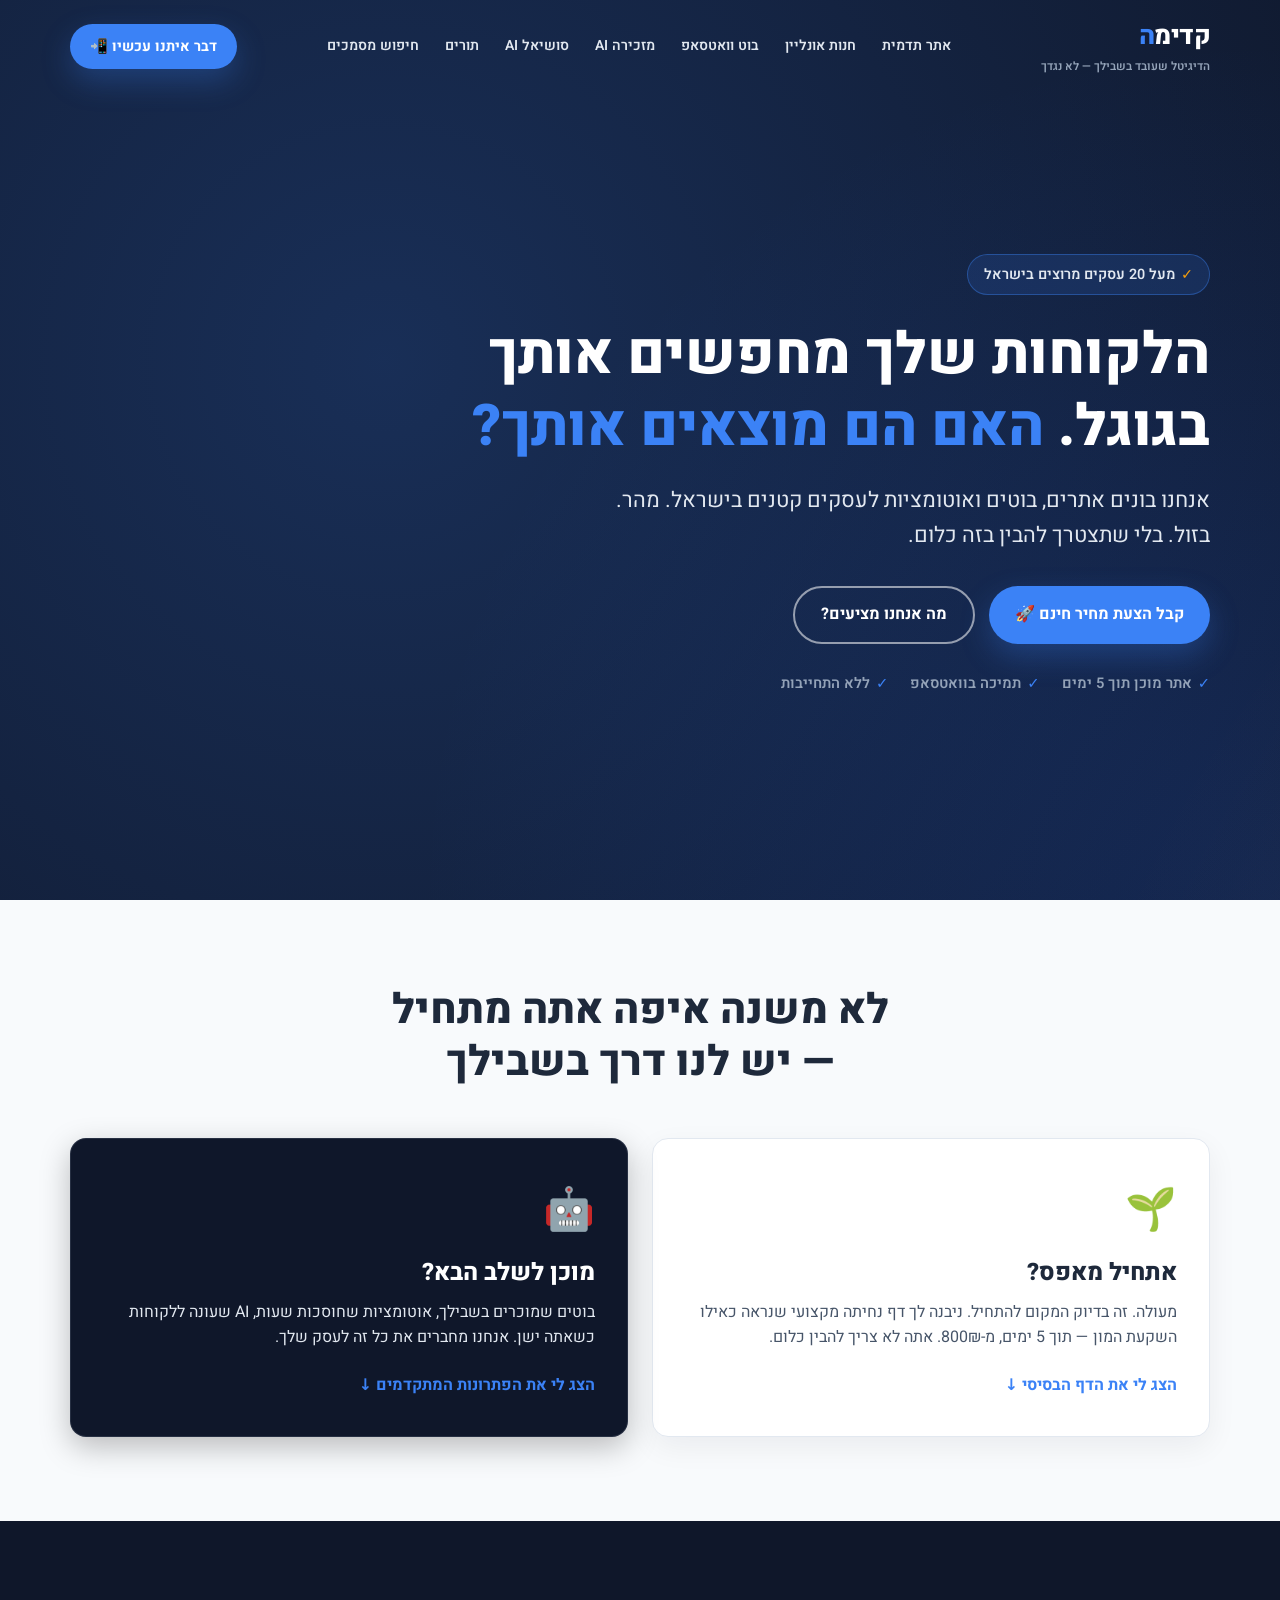
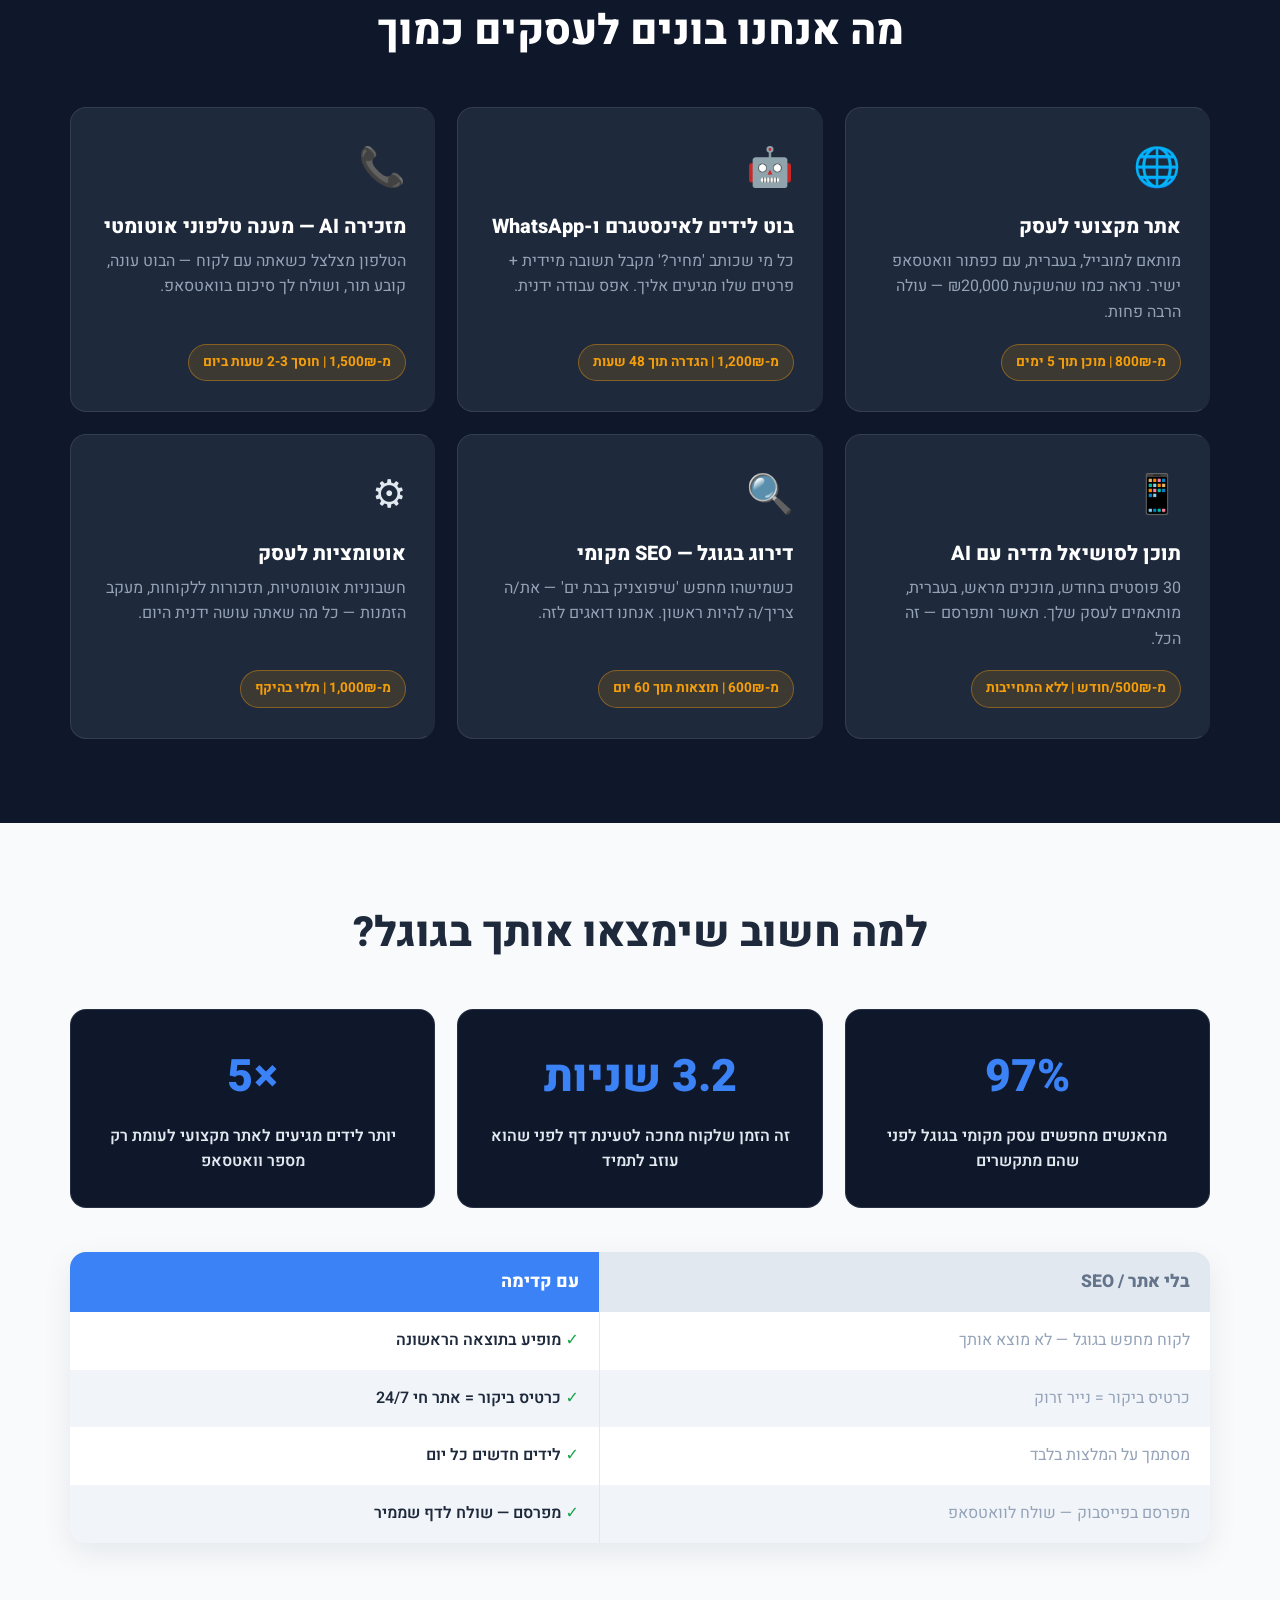
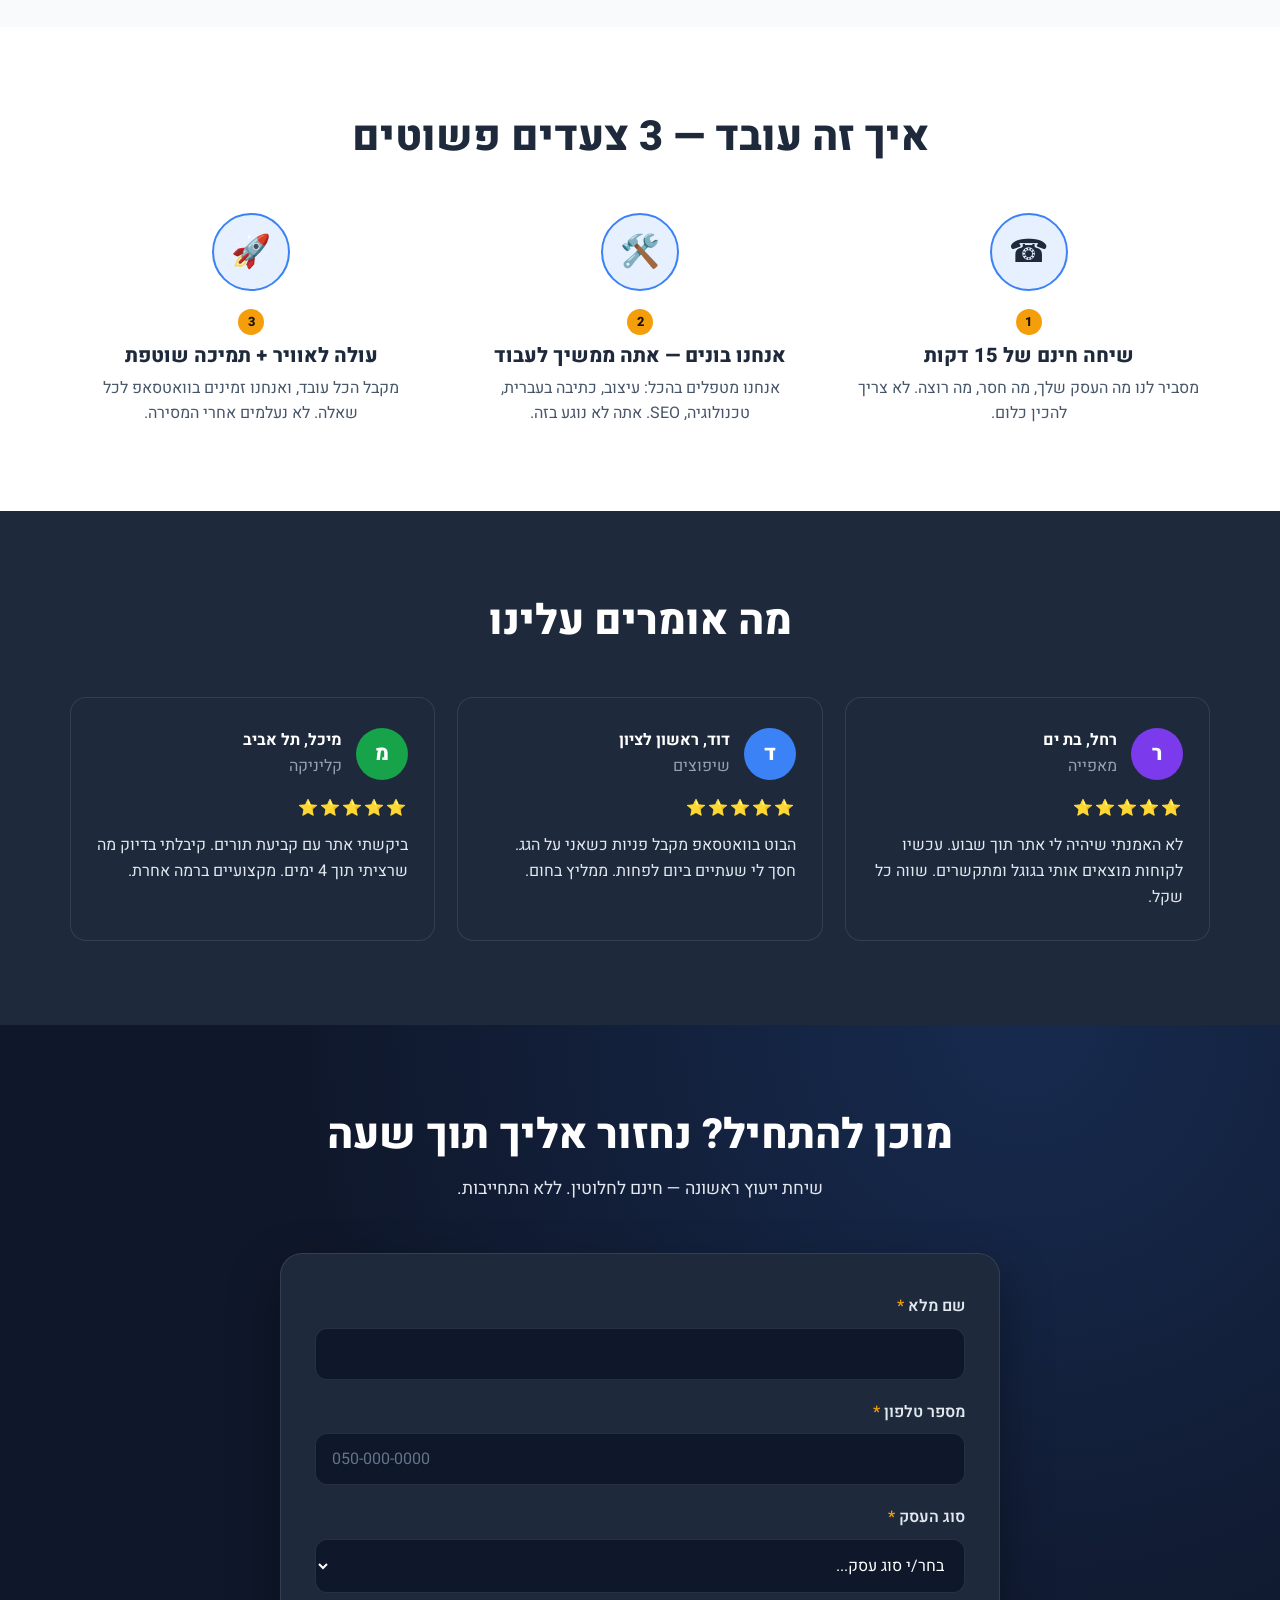
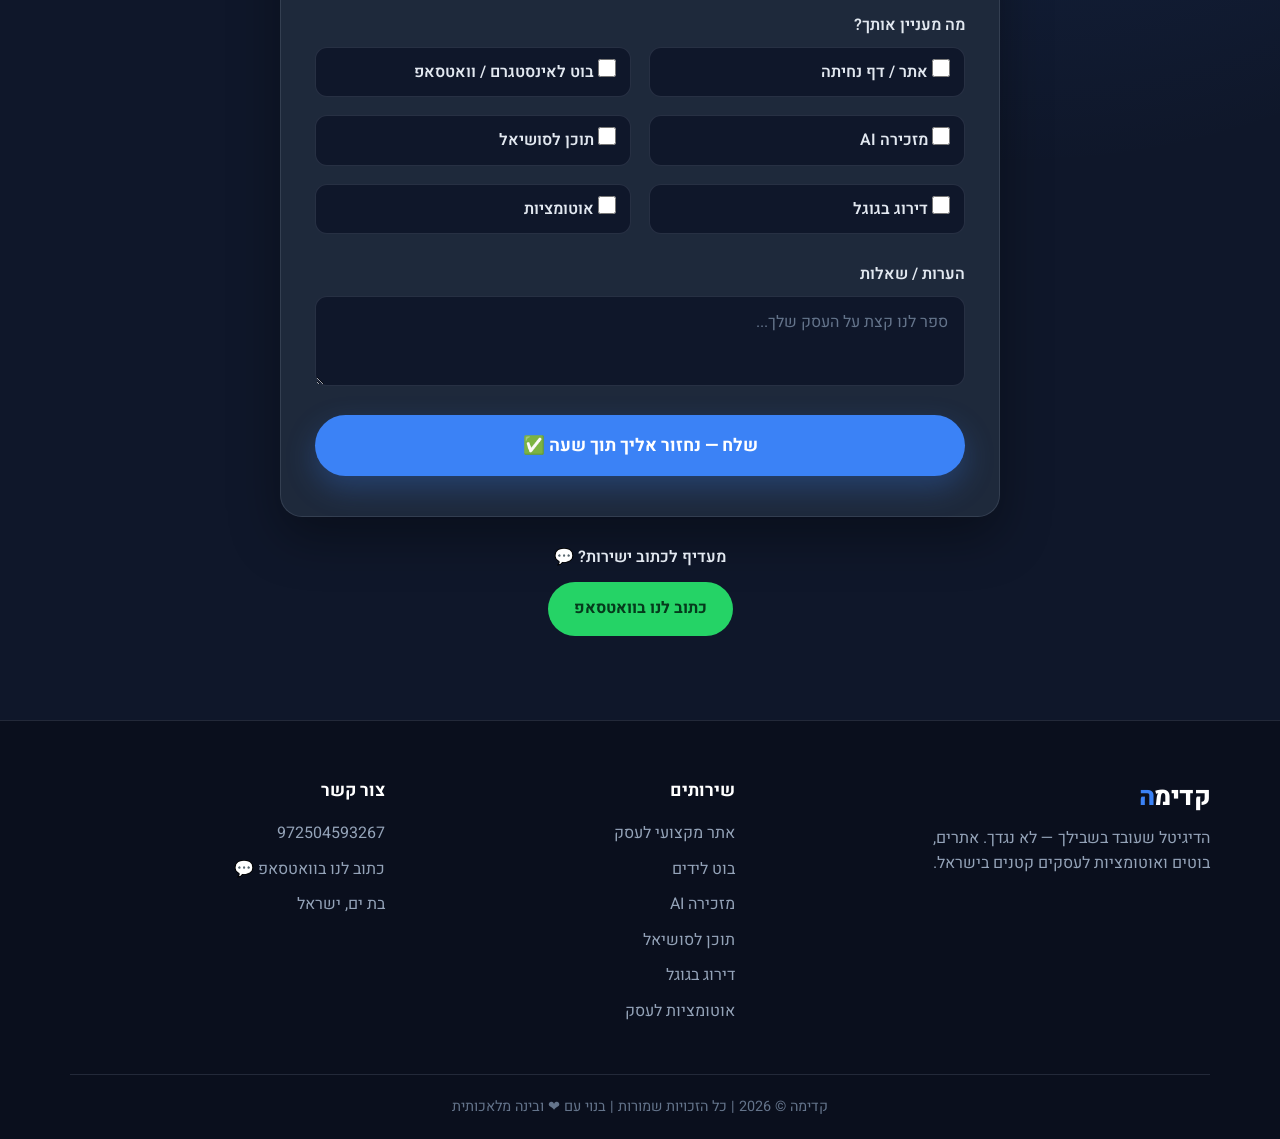
<file: public/index.html>
<!DOCTYPE html>
<html lang="he" dir="rtl">
<head>
  <meta charset="UTF-8" />
  <meta name="viewport" content="width=device-width, initial-scale=1.0" />
  <title>קדימה | אתרים, בוטים ואוטומציות לעסקים קטנים בישראל</title>
  <meta name="description" content="קדימה בונה אתרים מקצועיים, בוטים לוואטסאפ ואינסטגרם, ואוטומציות AI לעסקים קטנים בישראל. מוכן תוך 5 ימים, מ-800₪. התקשר עכשיו." />

  <!-- Open Graph -->
  <meta property="og:title" content="קדימה | אתרים, בוטים ואוטומציות לעסקים קטנים בישראל" />
  <meta property="og:description" content="קדימה בונה אתרים מקצועיים, בוטים לוואטסאפ ואינסטגרם, ואוטומציות AI לעסקים קטנים בישראל. מוכן תוך 5 ימים, מ-800₪." />
  <meta property="og:type" content="website" />

  <!-- Google Fonts: Heebo -->
  <link rel="preconnect" href="https://fonts.googleapis.com" />
  <link rel="preconnect" href="https://fonts.gstatic.com" crossorigin />
  <link href="https://fonts.googleapis.com/css2?family=Heebo:wght@400;600;700;800&display=swap" rel="stylesheet" />

  <!-- Schema.org LocalBusiness -->
  <script type="application/ld+json">
  {
    "@context": "https://schema.org",
    "@type": "LocalBusiness",
    "name": "קדימה",
    "description": "סוכנות AI לעסקים קטנים בישראל",
    "address": {
      "@type": "PostalAddress",
      "addressLocality": "בת ים",
      "addressCountry": "IL"
    },
    "telephone": "+972504593267",
    "url": "https://kadima-ai.com",
    "priceRange": "₪₪"
  }
  </script>

  <style>
    :root {
      --navy: #0F172A;
      --navy-soft: #1E293B;
      --blue: #3B82F6;
      --blue-dark: #2563EB;
      --gold: #F59E0B;
      --white: #FFFFFF;
      --text-light: #E2E8F0;
      --muted: #94A3B8;
      --section-light: #F8FAFC;
      --text-dark: #1E293B;
      --border-dark: rgba(148, 163, 184, 0.18);
      --radius: 16px;
      --shadow-blue: 0 12px 30px rgba(59, 130, 246, 0.28);
    }

    * { margin: 0; padding: 0; box-sizing: border-box; }

    html { scroll-behavior: smooth; }

    body {
      font-family: 'Heebo', system-ui, -apple-system, sans-serif;
      background: var(--navy);
      color: var(--text-light);
      line-height: 1.6;
      overflow-x: hidden;
      -webkit-font-smoothing: antialiased;
    }

    h1, h2, h3 { line-height: 1.25; font-weight: 800; }

    a { text-decoration: none; color: inherit; }

    img { max-width: 100%; display: block; }

    .container {
      width: 100%;
      max-width: 1180px;
      margin: 0 auto;
      padding: 0 20px;
    }

    section { position: relative; }

    /* ===== Buttons ===== */
    .btn {
      display: inline-flex;
      align-items: center;
      justify-content: center;
      gap: 8px;
      font-family: inherit;
      font-weight: 700;
      font-size: 1rem;
      padding: 14px 26px;
      border-radius: 999px;
      border: none;
      cursor: pointer;
      transition: transform .2s ease, box-shadow .25s ease, background .2s ease, color .2s ease;
      white-space: nowrap;
    }
    .btn-primary {
      background: var(--blue);
      color: #fff;
      box-shadow: var(--shadow-blue);
    }
    .btn-primary:hover { background: var(--blue-dark); transform: translateY(-2px); }
    .btn-outline {
      background: transparent;
      color: #fff;
      border: 2px solid rgba(255,255,255,.55);
    }
    .btn-outline:hover { border-color: #fff; background: rgba(255,255,255,.08); transform: translateY(-2px); }
    .btn-gold { background: var(--gold); color: #1a1303; }
    .btn-block { width: 100%; padding: 18px; font-size: 1.1rem; }

    /* ===== Navbar ===== */
    .navbar {
      position: fixed;
      top: 0; right: 0; left: 0;
      z-index: 1000;
      transition: background .3s ease, box-shadow .3s ease, padding .3s ease, backdrop-filter .3s ease;
      padding: 16px 0;
    }
    .navbar.scrolled {
      background: rgba(15, 23, 42, .82);
      backdrop-filter: blur(12px);
      box-shadow: 0 6px 24px rgba(0,0,0,.35);
      padding: 10px 0;
    }
    .nav-inner { display: flex; align-items: center; justify-content: space-between; }
    .logo-wrap { display: flex; flex-direction: column; }
    .logo {
      font-size: 1.6rem;
      font-weight: 800;
      color: #fff;
      letter-spacing: -0.5px;
    }
    .logo span { color: var(--blue); }
    .logo-tag { font-size: .72rem; color: var(--muted); font-weight: 600; margin-top: 1px; }

    /* ===== Hero ===== */
    .hero {
      min-height: 100vh;
      display: flex;
      align-items: center;
      padding: 120px 0 70px;
      background:
        radial-gradient(circle at 15% 20%, rgba(59,130,246,.22), transparent 45%),
        radial-gradient(circle at 85% 75%, rgba(245,158,11,.12), transparent 45%),
        radial-gradient(circle at 50% 50%, rgba(37,99,235,.18), transparent 55%),
        var(--navy);
      background-size: 200% 200%, 200% 200%, 200% 200%, auto;
      animation: meshMove 16s ease-in-out infinite alternate;
      overflow: hidden;
    }
    @keyframes meshMove {
      0%   { background-position: 0% 0%, 100% 100%, 50% 50%, 0 0; }
      100% { background-position: 30% 20%, 70% 80%, 60% 40%, 0 0; }
    }
    .hero-content { max-width: 760px; }
    .badge {
      display: inline-flex;
      align-items: center;
      gap: 6px;
      background: rgba(59,130,246,.14);
      border: 1px solid rgba(59,130,246,.4);
      color: var(--text-light);
      font-weight: 600;
      font-size: .9rem;
      padding: 8px 16px;
      border-radius: 999px;
      margin-bottom: 24px;
    }
    .badge .check { color: var(--gold); }
    .hero h1 {
      font-size: clamp(2rem, 6vw, 3.6rem);
      color: #fff;
      margin-bottom: 20px;
      text-wrap: balance;
    }
    .hero h1 .hl { color: var(--blue); }
    .hero-sub {
      font-size: clamp(1.05rem, 2.4vw, 1.35rem);
      color: var(--text-light);
      max-width: 620px;
      margin-bottom: 34px;
      text-wrap: pretty;
    }
    .hero-ctas { display: flex; flex-wrap: wrap; gap: 14px; margin-bottom: 28px; }
    .micro-badges {
      display: flex;
      flex-wrap: wrap;
      gap: 8px 22px;
      color: var(--muted);
      font-weight: 600;
      font-size: .92rem;
    }
    .micro-badges span { display: inline-flex; align-items: center; gap: 6px; }
    .micro-badges .check { color: var(--blue); font-weight: 800; }

    /* ===== Section heads ===== */
    .section-pad { padding: 84px 0; }
    .section-head { text-align: center; max-width: 720px; margin: 0 auto 50px; }
    .section-head h2 {
      font-size: clamp(1.7rem, 4vw, 2.6rem);
      margin-bottom: 14px;
      text-wrap: balance;
    }
    .light { background: var(--section-light); color: var(--text-dark); }
    .light .section-head h2 { color: var(--text-dark); }
    .dark-sec { background: var(--navy); color: var(--text-light); }
    .dark-soft { background: var(--navy-soft); }

    /* ===== Two-audience split ===== */
    .split-grid {
      display: grid;
      grid-template-columns: repeat(2, 1fr);
      gap: 24px;
    }
    .aud-card {
      border-radius: var(--radius);
      padding: 38px 32px;
      transition: transform .25s ease, box-shadow .25s ease;
    }
    .aud-card:hover { transform: translateY(-4px); }
    .aud-a {
      background: #fff;
      color: var(--text-dark);
      border: 1px solid #e2e8f0;
      box-shadow: 0 10px 30px rgba(15,23,42,.06);
    }
    .aud-b {
      background: var(--navy);
      color: var(--text-light);
      border: 1px solid var(--border-dark);
      box-shadow: 0 10px 30px rgba(0,0,0,.25);
    }
    .aud-icon { font-size: 2.6rem; margin-bottom: 14px; }
    .aud-card h3 { font-size: 1.5rem; margin-bottom: 12px; }
    .aud-a h3 { color: var(--text-dark); }
    .aud-b h3 { color: #fff; }
    .aud-card p { margin-bottom: 22px; }
    .aud-a p { color: #475569; }
    .aud-b p { color: var(--text-light); }
    .aud-link {
      font-weight: 700;
      color: var(--blue);
      display: inline-flex;
      align-items: center;
      gap: 6px;
      transition: gap .2s ease;
    }
    .aud-link:hover { gap: 12px; }

    /* ===== Services ===== */
    .services-grid {
      display: grid;
      grid-template-columns: repeat(3, 1fr);
      gap: 22px;
    }
    .service-card {
      background: var(--navy-soft);
      border: 1px solid var(--border-dark);
      border-right: 3px solid transparent;
      border-radius: var(--radius);
      padding: 30px 26px;
      display: flex;
      flex-direction: column;
      transition: transform .25s ease, box-shadow .25s ease, border-color .25s ease;
    }
    .service-card:hover {
      transform: translateY(-6px);
      box-shadow: -6px 12px 34px rgba(59,130,246,.22);
      border-right-color: var(--blue);
    }
    .service-icon { font-size: 2.4rem; margin-bottom: 14px; }
    .service-card h3 { font-size: 1.25rem; color: #fff; margin-bottom: 10px; }
    .service-card p { color: var(--muted); flex-grow: 1; margin-bottom: 18px; }
    .price-badge {
      align-self: flex-start;
      background: rgba(245,158,11,.14);
      border: 1px solid rgba(245,158,11,.4);
      color: var(--gold);
      font-weight: 700;
      font-size: .85rem;
      padding: 7px 14px;
      border-radius: 999px;
    }

    /* ===== Why SEO ===== */
    .stats-grid {
      display: grid;
      grid-template-columns: repeat(3, 1fr);
      gap: 22px;
      margin-bottom: 44px;
    }
    .stat-box {
      background: var(--navy);
      border: 1px solid var(--border-dark);
      border-radius: var(--radius);
      padding: 32px 26px;
      text-align: center;
    }
    .stat-num { font-size: 2.8rem; font-weight: 800; color: var(--blue); margin-bottom: 10px; }
    .stat-box p { color: var(--text-light); font-weight: 600; }

    .compare-table {
      width: 100%;
      border-collapse: collapse;
      border-radius: var(--radius);
      overflow: hidden;
      box-shadow: 0 10px 30px rgba(15,23,42,.08);
    }
    .compare-table th, .compare-table td {
      padding: 16px 20px;
      text-align: right;
      font-size: 1rem;
    }
    .compare-table thead th { font-size: 1.1rem; font-weight: 800; }
    .compare-table thead th:first-child { background: #e2e8f0; color: #64748b; }
    .compare-table thead th:last-child { background: var(--blue); color: #fff; }
    .compare-table tbody tr { background: #fff; }
    .compare-table tbody tr:nth-child(even) { background: #f1f5f9; }
    .compare-table td:first-child { color: #94a3b8; border-left: 1px solid #e2e8f0; }
    .compare-table td:last-child { color: var(--text-dark); font-weight: 600; }
    .compare-table td:last-child::before { content: "✓ "; color: #16a34a; font-weight: 800; }

    /* ===== How it works ===== */
    .steps {
      display: grid;
      grid-template-columns: repeat(3, 1fr);
      gap: 26px;
    }
    .step {
      text-align: center;
      padding: 0 10px;
      position: relative;
    }
    .step-circle {
      width: 78px; height: 78px;
      margin: 0 auto 18px;
      border-radius: 50%;
      display: flex; align-items: center; justify-content: center;
      font-size: 2rem;
      background: rgba(59,130,246,.12);
      border: 2px solid var(--blue);
    }
    .step-num {
      display: inline-block;
      background: var(--gold);
      color: #1a1303;
      font-weight: 800;
      font-size: .8rem;
      width: 26px; height: 26px; line-height: 26px;
      border-radius: 50%;
      margin-bottom: 8px;
    }
    .step h3 { font-size: 1.25rem; color: var(--text-dark); margin-bottom: 8px; }
    .step p { color: #475569; }

    /* ===== Testimonials ===== */
    .testi-grid {
      display: grid;
      grid-template-columns: repeat(3, 1fr);
      gap: 22px;
    }
    .testi-card {
      background: var(--navy-soft);
      border: 1px solid var(--border-dark);
      border-radius: var(--radius);
      padding: 30px 26px;
    }
    .testi-top { display: flex; align-items: center; gap: 14px; margin-bottom: 16px; }
    .avatar {
      width: 52px; height: 52px;
      border-radius: 50%;
      display: flex; align-items: center; justify-content: center;
      font-weight: 800; font-size: 1.3rem; color: #fff;
      flex-shrink: 0;
    }
    .testi-meta strong { color: #fff; display: block; font-size: 1rem; }
    .stars { color: var(--gold); margin-bottom: 12px; letter-spacing: 2px; }
    .testi-card p { color: var(--text-light); }

    /* ===== Lead form ===== */
    .form-section {
      background:
        radial-gradient(circle at 80% 0%, rgba(59,130,246,.18), transparent 45%),
        var(--navy);
    }
    .form-wrap {
      max-width: 720px;
      margin: 0 auto;
      background: var(--navy-soft);
      border: 1px solid var(--border-dark);
      border-radius: 22px;
      padding: 40px 34px;
      box-shadow: 0 20px 50px rgba(0,0,0,.35);
    }
    .form-group { margin-bottom: 20px; }
    .form-group label { display: block; font-weight: 600; margin-bottom: 8px; color: var(--text-light); }
    .req { color: var(--gold); }
    .form-control {
      width: 100%;
      font-family: inherit;
      font-size: 1rem;
      padding: 13px 16px;
      border-radius: 12px;
      border: 1.5px solid var(--border-dark);
      background: var(--navy);
      color: #fff;
      transition: border-color .2s ease, box-shadow .2s ease;
    }
    .form-control::placeholder { color: #64748b; }
    .form-control:focus {
      outline: none;
      border-color: var(--blue);
      box-shadow: 0 0 0 4px rgba(59,130,246,.18);
    }
    select.form-control { cursor: pointer; }
    textarea.form-control { resize: vertical; min-height: 90px; }
    .checks {
      display: grid;
      grid-template-columns: repeat(2, 1fr);
      gap: 10px 18px;
    }
    .check-item {
      display: flex; align-items: center; gap: 10px;
      background: var(--navy);
      border: 1.5px solid var(--border-dark);
      border-radius: 12px;
      padding: 11px 14px;
      cursor: pointer;
      transition: border-color .2s ease, background .2s ease;
      font-weight: 600;
    }
    .check-item:hover { border-color: var(--blue); }
    .check-item input { width: 18px; height: 18px; accent-color: var(--blue); cursor: pointer; }
    .field-error { color: #f87171; font-size: .85rem; margin-top: 6px; display: none; }
    .form-control.invalid { border-color: #f87171; }

    .spinner {
      width: 18px; height: 18px;
      border: 2.5px solid rgba(255,255,255,.4);
      border-top-color: #fff;
      border-radius: 50%;
      animation: spin .7s linear infinite;
      display: none;
    }
    @keyframes spin { to { transform: rotate(360deg); } }

    .thank-you {
      display: none;
      text-align: center;
      padding: 20px 0;
    }
    .thank-you.show { display: block; animation: fadeUp .5s ease; }
    .thank-you h3 { font-size: 1.7rem; color: #fff; margin-bottom: 14px; }
    .thank-you p { color: var(--text-light); margin-bottom: 26px; font-size: 1.1rem; }

    .wa-fallback { text-align: center; margin-top: 28px; color: var(--text-light); }
    .wa-fallback p { margin-bottom: 12px; font-weight: 600; }
    .btn-wa { background: #25D366; color: #053a1c; }
    .btn-wa:hover { background: #1ebe5a; transform: translateY(-2px); }
    .pulse { animation: pulse 2s infinite; }
    @keyframes pulse {
      0% { box-shadow: 0 0 0 0 rgba(37,211,102,.5); }
      70% { box-shadow: 0 0 0 16px rgba(37,211,102,0); }
      100% { box-shadow: 0 0 0 0 rgba(37,211,102,0); }
    }

    /* ===== Footer ===== */
    footer { background: #0a0f1d; padding: 56px 0 0; border-top: 1px solid var(--border-dark); }
    .footer-grid {
      display: grid;
      grid-template-columns: 1.4fr 1fr 1fr;
      gap: 34px;
      padding-bottom: 40px;
    }
    .footer-brand .logo { margin-bottom: 8px; }
    .footer-brand p { color: var(--muted); max-width: 280px; }
    footer h4 { color: #fff; font-size: 1.1rem; margin-bottom: 16px; }
    footer ul { list-style: none; }
    footer li { margin-bottom: 10px; }
    footer a, footer li { color: var(--muted); transition: color .2s ease; }
    footer a:hover { color: var(--blue); }
    .footer-bottom {
      border-top: 1px solid var(--border-dark);
      padding: 20px 0;
      text-align: center;
      color: #64748b;
      font-size: .9rem;
    }

    /* ===== Reveal animation ===== */
    .reveal {
      opacity: 0;
      transform: translateY(28px);
      transition: opacity .6s ease, transform .6s ease;
    }
    .reveal.visible { opacity: 1; transform: translateY(0); }

    /* ===== Responsive ===== */
    @media (max-width: 880px) {
      .services-grid, .stats-grid, .steps, .testi-grid { grid-template-columns: 1fr; }
      .split-grid { grid-template-columns: 1fr; }
      .footer-grid { grid-template-columns: 1fr; gap: 26px; }
    }
    /* ===== Nav links ===== */
    .nav-links { display: flex; align-items: center; gap: 4px; flex-wrap: nowrap; }
    .nav-links a { color: var(--text-light); font-weight: 600; font-size: .88rem; padding: 7px 11px; border-radius: 8px; transition: color .2s ease, background .2s ease; white-space: nowrap; }
    .nav-links a:hover, .nav-links a.active { color: #fff; background: rgba(59,130,246,.15); }
    .nav-cta { font-size: .9rem; padding: 11px 20px; }
    .nav-hamburger { display: none; flex-direction: column; justify-content: center; gap: 5px; width: 40px; height: 40px; background: none; border: none; cursor: pointer; padding: 6px; border-radius: 8px; transition: background .2s ease; flex-shrink: 0; }
    .nav-hamburger:hover { background: rgba(255,255,255,.08); }
    .nav-hamburger span { display: block; width: 100%; height: 2px; background: #fff; border-radius: 2px; transition: transform .3s ease, opacity .3s ease; }
    .nav-hamburger.open span:nth-child(1) { transform: translateY(7px) rotate(45deg); }
    .nav-hamburger.open span:nth-child(2) { opacity: 0; }
    .nav-hamburger.open span:nth-child(3) { transform: translateY(-7px) rotate(-45deg); }
    .mobile-nav { display: none; position: fixed; top: 0; right: 0; left: 0; bottom: 0; z-index: 999; background: rgba(15,23,42,.98); backdrop-filter: blur(16px); flex-direction: column; align-items: center; justify-content: center; gap: 8px; padding: 80px 24px 40px; }
    .mobile-nav.open { display: flex; }
    .mobile-nav a { color: var(--text-light); font-weight: 700; font-size: 1.2rem; padding: 14px 24px; border-radius: 12px; width: 100%; text-align: center; transition: background .2s ease, color .2s ease; }
    .mobile-nav a:hover, .mobile-nav a.active { background: rgba(59,130,246,.18); color: #fff; }
    .mobile-nav .btn { width: 100%; margin-top: 12px; justify-content: center; }

    @media (max-width: 880px) { .nav-links { display: none; } .nav-hamburger { display: flex; } }
    @media (max-width: 600px) {
      .section-pad { padding: 60px 0; }
      .logo-tag { display: none; }
      .checks { grid-template-columns: 1fr; }
      .hero-ctas .btn { flex: 1; }
      .navbar .nav-cta { padding: 11px 18px; font-size: .9rem; }
    }
  </style>
</head>
<body>

  <!-- ===== NAVBAR ===== -->
  <header class="navbar" id="navbar">
    <div class="container nav-inner">
      <div class="logo-wrap">
        <a href="/" class="logo">קדימ<span>ה</span></a>
        <span class="logo-tag">הדיגיטל שעובד בשבילך — לא נגדך</span>
      </div>
      <nav class="nav-links">
        <a href="/services/landing-website.html">אתר תדמית</a>
        <a href="/services/ecommerce-website.html">חנות אונליין</a>
        <a href="/services/whatsapp-bot.html">בוט וואטסאפ</a>
        <a href="/services/ai-receptionist.html">מזכירה AI</a>
        <a href="/services/social-media-ai.html">סושיאל AI</a>
        <a href="/services/appointments-clinics.html">תורים</a>
        <a href="/services/document-search.html">חיפוש מסמכים</a>
      </nav>
      <a href="#contact" class="btn btn-primary nav-cta">דבר איתנו עכשיו 📲</a>
      <button class="nav-hamburger" id="hamburgerBtn" aria-label="תפריט"><span></span><span></span><span></span></button>
    </div>
  </header>
  <nav class="mobile-nav" id="mobileNav">
    <a href="/services/landing-website.html">אתר תדמית</a>
    <a href="/services/ecommerce-website.html">חנות אונליין</a>
    <a href="/services/whatsapp-bot.html">בוט וואטסאפ</a>
    <a href="/services/ai-receptionist.html">מזכירה AI</a>
    <a href="/services/social-media-ai.html">סושיאל AI</a>
    <a href="/services/appointments-clinics.html">תורים</a>
        <a href="/services/document-search.html">חיפוש מסמכים</a>
    <a href="#contact" class="btn btn-primary">דבר איתנו עכשיו 📲</a>
  </nav>

  <main>
    <!-- ===== HERO ===== -->
    <section class="hero" id="hero">
      <div class="container">
        <div class="hero-content">
          <span class="badge"><span class="check">✓</span> מעל 20 עסקים מרוצים בישראל</span>
          <h1>הלקוחות שלך מחפשים אותך בגוגל. <span class="hl">האם הם מוצאים אותך?</span></h1>
          <p class="hero-sub">אנחנו בונים אתרים, בוטים ואוטומציות לעסקים קטנים בישראל. מהר. בזול. בלי שתצטרך להבין בזה כלום.</p>
          <div class="hero-ctas">
            <a href="#contact" class="btn btn-primary">קבל הצעת מחיר חינם 🚀</a>
            <a href="#services" class="btn btn-outline">מה אנחנו מציעים?</a>
          </div>
          <div class="micro-badges">
            <span><span class="check">✓</span> אתר מוכן תוך 5 ימים</span>
            <span><span class="check">✓</span> תמיכה בוואטסאפ</span>
            <span><span class="check">✓</span> ללא התחייבות</span>
          </div>
        </div>
      </div>
    </section>

    <!-- ===== TWO-AUDIENCE SPLIT ===== -->
    <section class="section-pad light" id="start">
      <div class="container">
        <div class="section-head reveal">
          <h2>לא משנה איפה אתה מתחיל — יש לנו דרך בשבילך</h2>
        </div>
        <div class="split-grid">
          <div class="aud-card aud-a reveal">
            <div class="aud-icon">🌱</div>
            <h3>אתחיל מאפס?</h3>
            <p>מעולה. זה בדיוק המקום להתחיל. ניבנה לך דף נחיתה מקצועי שנראה כאילו השקעת המון — תוך 5 ימים, מ-800₪. אתה לא צריך להבין כלום.</p>
            <a href="#services" class="aud-link">הצג לי את הדף הבסיסי ↓</a>
          </div>
          <div class="aud-card aud-b reveal">
            <div class="aud-icon">🤖</div>
            <h3>מוכן לשלב הבא?</h3>
            <p>בוטים שמוכרים בשבילך, אוטומציות שחוסכות שעות, AI שעונה ללקוחות כשאתה ישן. אנחנו מחברים את כל זה לעסק שלך.</p>
            <a href="#services" class="aud-link">הצג לי את הפתרונות המתקדמים ↓</a>
          </div>
        </div>
      </div>
    </section>

    <!-- ===== SERVICES ===== -->
    <section class="section-pad dark-sec" id="services">
      <div class="container">
        <div class="section-head reveal">
          <h2 style="color:#fff">מה אנחנו בונים לעסקים כמוך</h2>
        </div>
        <div class="services-grid">
          <div class="service-card reveal">
            <div class="service-icon">🌐</div>
            <h3>אתר מקצועי לעסק</h3>
            <p>מותאם למובייל, בעברית, עם כפתור וואטסאפ ישיר. נראה כמו שהשקעת ₪20,000 — עולה הרבה פחות.</p>
            <span class="price-badge">מ-800₪ | מוכן תוך 5 ימים</span>
          </div>
          <div class="service-card reveal">
            <div class="service-icon">🤖</div>
            <h3>בוט לידים לאינסטגרם ו-WhatsApp</h3>
            <p>כל מי שכותב 'מחיר?' מקבל תשובה מיידית + פרטים שלו מגיעים אליך. אפס עבודה ידנית.</p>
            <span class="price-badge">מ-1,200₪ | הגדרה תוך 48 שעות</span>
          </div>
          <div class="service-card reveal">
            <div class="service-icon">📞</div>
            <h3>מזכירה AI — מענה טלפוני אוטומטי</h3>
            <p>הטלפון מצלצל כשאתה עם לקוח — הבוט עונה, קובע תור, ושולח לך סיכום בוואטסאפ.</p>
            <span class="price-badge">מ-1,500₪ | חוסך 2-3 שעות ביום</span>
          </div>
          <div class="service-card reveal">
            <div class="service-icon">📱</div>
            <h3>תוכן לסושיאל מדיה עם AI</h3>
            <p>30 פוסטים בחודש, מוכנים מראש, בעברית, מותאמים לעסק שלך. תאשר ותפרסם — זה הכל.</p>
            <span class="price-badge">מ-500₪/חודש | ללא התחייבות</span>
          </div>
          <div class="service-card reveal">
            <div class="service-icon">🔍</div>
            <h3>דירוג בגוגל — SEO מקומי</h3>
            <p>כשמישהו מחפש 'שיפוצניק בבת ים' — את/ה צריך/ה להיות ראשון. אנחנו דואגים לזה.</p>
            <span class="price-badge">מ-600₪ | תוצאות תוך 60 יום</span>
          </div>
          <div class="service-card reveal">
            <div class="service-icon">⚙️</div>
            <h3>אוטומציות לעסק</h3>
            <p>חשבוניות אוטומטיות, תזכורות ללקוחות, מעקב הזמנות — כל מה שאתה עושה ידנית היום.</p>
            <span class="price-badge">מ-1,000₪ | תלוי בהיקף</span>
          </div>
        </div>
      </div>
    </section>

    <!-- ===== WHY SEO ===== -->
    <section class="section-pad light" id="why-seo">
      <div class="container">
        <div class="section-head reveal">
          <h2>למה חשוב שימצאו אותך בגוגל?</h2>
        </div>
        <div class="stats-grid">
          <div class="stat-box reveal">
            <div class="stat-num">97%</div>
            <p>מהאנשים מחפשים עסק מקומי בגוגל לפני שהם מתקשרים</p>
          </div>
          <div class="stat-box reveal">
            <div class="stat-num">3.2 שניות</div>
            <p>זה הזמן שלקוח מחכה לטעינת דף לפני שהוא עוזב לתמיד</p>
          </div>
          <div class="stat-box reveal">
            <div class="stat-num">×5</div>
            <p>יותר לידים מגיעים לאתר מקצועי לעומת רק מספר וואטסאפ</p>
          </div>
        </div>
        <div class="reveal">
          <table class="compare-table">
            <thead>
              <tr>
                <th>בלי אתר / SEO</th>
                <th>עם קדימה</th>
              </tr>
            </thead>
            <tbody>
              <tr><td>לקוח מחפש בגוגל — לא מוצא אותך</td><td>מופיע בתוצאה הראשונה</td></tr>
              <tr><td>כרטיס ביקור = נייר זרוק</td><td>כרטיס ביקור = אתר חי 24/7</td></tr>
              <tr><td>מסתמך על המלצות בלבד</td><td>לידים חדשים כל יום</td></tr>
              <tr><td>מפרסם בפייסבוק — שולח לוואטסאפ</td><td>מפרסם — שולח לדף שממיר</td></tr>
            </tbody>
          </table>
        </div>
      </div>
    </section>

    <!-- ===== HOW IT WORKS ===== -->
    <section class="section-pad" id="how-it-works" style="background:#fff;color:var(--text-dark)">
      <div class="container">
        <div class="section-head reveal">
          <h2>איך זה עובד — 3 צעדים פשוטים</h2>
        </div>
        <div class="steps">
          <div class="step reveal">
            <div class="step-circle">☎️</div>
            <span class="step-num">1</span>
            <h3>שיחה חינם של 15 דקות</h3>
            <p>מסביר לנו מה העסק שלך, מה חסר, מה רוצה. לא צריך להכין כלום.</p>
          </div>
          <div class="step reveal">
            <div class="step-circle">🛠️</div>
            <span class="step-num">2</span>
            <h3>אנחנו בונים — אתה ממשיך לעבוד</h3>
            <p>אנחנו מטפלים בהכל: עיצוב, כתיבה בעברית, טכנולוגיה, SEO. אתה לא נוגע בזה.</p>
          </div>
          <div class="step reveal">
            <div class="step-circle">🚀</div>
            <span class="step-num">3</span>
            <h3>עולה לאוויר + תמיכה שוטפת</h3>
            <p>מקבל הכל עובד, ואנחנו זמינים בוואטסאפ לכל שאלה. לא נעלמים אחרי המסירה.</p>
          </div>
        </div>
      </div>
    </section>

    <!-- ===== TESTIMONIALS ===== -->
    <section class="section-pad dark-soft" id="testimonials">
      <div class="container">
        <div class="section-head reveal">
          <h2 style="color:#fff">מה אומרים עלינו</h2>
        </div>
        <div class="testi-grid">
          <div class="testi-card reveal">
            <div class="testi-top">
              <div class="avatar" style="background:#7c3aed">ר</div>
              <div class="testi-meta"><strong>רחל, בת ים</strong><span style="color:var(--muted)">מאפייה</span></div>
            </div>
            <div class="stars">⭐⭐⭐⭐⭐</div>
            <p>לא האמנתי שיהיה לי אתר תוך שבוע. עכשיו לקוחות מוצאים אותי בגוגל ומתקשרים. שווה כל שקל.</p>
          </div>
          <div class="testi-card reveal">
            <div class="testi-top">
              <div class="avatar" style="background:#3B82F6">ד</div>
              <div class="testi-meta"><strong>דוד, ראשון לציון</strong><span style="color:var(--muted)">שיפוצים</span></div>
            </div>
            <div class="stars">⭐⭐⭐⭐⭐</div>
            <p>הבוט בוואטסאפ מקבל פניות כשאני על הגג. חסך לי שעתיים ביום לפחות. ממליץ בחום.</p>
          </div>
          <div class="testi-card reveal">
            <div class="testi-top">
              <div class="avatar" style="background:#16a34a">מ</div>
              <div class="testi-meta"><strong>מיכל, תל אביב</strong><span style="color:var(--muted)">קליניקה</span></div>
            </div>
            <div class="stars">⭐⭐⭐⭐⭐</div>
            <p>ביקשתי אתר עם קביעת תורים. קיבלתי בדיוק מה שרציתי תוך 4 ימים. מקצועיים ברמה אחרת.</p>
          </div>
        </div>
      </div>
    </section>

    <!-- ===== LEAD FORM ===== -->
    <section class="section-pad form-section" id="contact">
      <div class="container">
        <div class="section-head reveal">
          <h2 style="color:#fff">מוכן להתחיל? נחזור אליך תוך שעה</h2>
          <p style="color:var(--text-light);font-size:1.1rem">שיחת ייעוץ ראשונה — חינם לחלוטין. ללא התחייבות.</p>
        </div>

        <div class="form-wrap reveal">
          <form id="leadForm" novalidate>
            <div class="form-group">
              <label for="fullName">שם מלא <span class="req">*</span></label>
              <input type="text" id="fullName" name="fullName" class="form-control" required />
              <div class="field-error">נא למלא שם מלא</div>
            </div>

            <div class="form-group">
              <label for="phone">מספר טלפון <span class="req">*</span></label>
              <input type="tel" id="phone" name="phone" class="form-control" placeholder="050-000-0000" required />
              <div class="field-error">נא למלא מספר טלפון תקין</div>
            </div>

            <div class="form-group">
              <label for="bizType">סוג העסק <span class="req">*</span></label>
              <select id="bizType" name="bizType" class="form-control" required>
                <option value="">בחר/י סוג עסק...</option>
                <option>מספרה/סלון יופי</option>
                <option>מאפייה/קפה</option>
                <option>מסעדה</option>
                <option>שיפוצים/בנייה</option>
                <option>קליניקה/רפואה</option>
                <option>חנות בגדים</option>
                <option>חנות חשמל</option>
                <option>מאמן/ת כושר</option>
                <option>עורך/ת דין/רואה חשבון</option>
                <option>אחר</option>
              </select>
              <div class="field-error">נא לבחור סוג עסק</div>
            </div>

            <div class="form-group">
              <label>מה מעניין אותך?</label>
              <div class="checks">
                <label class="check-item"><input type="checkbox" name="interest" value="אתר / דף נחיתה" /> אתר / דף נחיתה</label>
                <label class="check-item"><input type="checkbox" name="interest" value="בוט לאינסטגרם / וואטסאפ" /> בוט לאינסטגרם / וואטסאפ</label>
                <label class="check-item"><input type="checkbox" name="interest" value="מזכירה AI" /> מזכירה AI</label>
                <label class="check-item"><input type="checkbox" name="interest" value="תוכן לסושיאל" /> תוכן לסושיאל</label>
                <label class="check-item"><input type="checkbox" name="interest" value="דירוג בגוגל" /> דירוג בגוגל</label>
                <label class="check-item"><input type="checkbox" name="interest" value="אוטומציות" /> אוטומציות</label>
              </div>
            </div>

            <div class="form-group">
              <label for="notes">הערות / שאלות</label>
              <textarea id="notes" name="notes" class="form-control" placeholder="ספר לנו קצת על העסק שלך..."></textarea>
            </div>

            <button type="submit" class="btn btn-primary btn-block" id="submitBtn">
              <span class="spinner" id="spinner"></span>
              <span id="submitText">שלח — נחזור אליך תוך שעה ✅</span>
            </button>
          </form>

          <div class="thank-you" id="thankYou">
            <h3>תודה! קיבלנו את הפנייה שלך 🎉</h3>
            <p>נחזור אליך תוך שעה בוואטסאפ. בינתיים — שמור את המספר שלנו 💬</p>
            <a href="https://wa.me/972504593267" target="_blank" rel="noopener" class="btn btn-wa">פתח שיחה עכשיו →</a>
          </div>
        </div>

        <div class="wa-fallback reveal">
          <p>מעדיף לכתוב ישירות? 💬</p>
          <a href="https://wa.me/972504593267" target="_blank" rel="noopener" class="btn btn-wa pulse">כתוב לנו בוואטסאפ</a>
        </div>
      </div>
    </section>
  </main>

  <!-- ===== FOOTER ===== -->
  <footer>
    <div class="container">
      <div class="footer-grid">
        <div class="footer-brand">
          <div class="logo">קדימ<span style="color:var(--blue)">ה</span></div>
          <p>הדיגיטל שעובד בשבילך — לא נגדך. אתרים, בוטים ואוטומציות לעסקים קטנים בישראל.</p>
        </div>
        <div>
          <h4>שירותים</h4>
          <ul>
            <li><a href="#services">אתר מקצועי לעסק</a></li>
            <li><a href="#services">בוט לידים</a></li>
            <li><a href="#services">מזכירה AI</a></li>
            <li><a href="#services">תוכן לסושיאל</a></li>
            <li><a href="#services">דירוג בגוגל</a></li>
            <li><a href="#services">אוטומציות לעסק</a></li>
          </ul>
        </div>
        <div>
          <h4>צור קשר</h4>
          <ul>
            <li><a href="tel:+972504593267">972504593267</a></li>
            <li><a href="https://wa.me/972504593267" target="_blank" rel="noopener">כתוב לנו בוואטסאפ 💬</a></li>
            <li>בת ים, ישראל</li>
          </ul>
        </div>
      </div>
      <div class="footer-bottom">
        קדימה © 2026 | כל הזכויות שמורות | בנוי עם ❤️ ובינה מלאכותית
      </div>
    </div>
  </footer>

  <script>
    // ===== Navbar scroll state =====
    var navbar = document.getElementById('navbar');
    window.addEventListener('scroll', function () {
      if (window.scrollY > 50) navbar.classList.add('scrolled');
      else navbar.classList.remove('scrolled');
    }, { passive: true });

    // ===== Intersection Observer reveal =====
    var observer = new IntersectionObserver(function (entries) {
      entries.forEach(function (entry) {
        if (entry.isIntersecting) {
          entry.target.classList.add('visible');
          observer.unobserve(entry.target);
        }
      });
    }, { threshold: 0.12 });
    document.querySelectorAll('.reveal').forEach(function (el) { observer.observe(el); });

    // ===== Form validation + submit =====
    var form = document.getElementById('leadForm');
    var submitBtn = document.getElementById('submitBtn');
    var spinner = document.getElementById('spinner');
    var submitText = document.getElementById('submitText');
    var thankYou = document.getElementById('thankYou');

    function setError(input, show) {
      var err = input.parentElement.querySelector('.field-error');
      if (err) err.style.display = show ? 'block' : 'none';
      input.classList.toggle('invalid', show);
    }

    var requiredFields = ['fullName', 'phone', 'bizType'];

    requiredFields.forEach(function (id) {
      var el = document.getElementById(id);
      el.addEventListener('input', function () { if (el.value.trim()) setError(el, false); });
      el.addEventListener('change', function () { if (el.value.trim()) setError(el, false); });
    });

    form.addEventListener('submit', function (e) {
      e.preventDefault();
      var valid = true;

      requiredFields.forEach(function (id) {
        var el = document.getElementById(id);
        if (!el.value.trim()) { setError(el, true); valid = false; }
      });

      var phone = document.getElementById('phone');
      var digits = phone.value.replace(/\D/g, '');
      if (phone.value.trim() && digits.length < 9) { setError(phone, true); valid = false; }

      if (!valid) return;

      // Loading state
      spinner.style.display = 'inline-block';
      submitText.textContent = 'שולח...';
      submitBtn.disabled = true;

      setTimeout(function () {
        window.location.href = '/lead-confirmation';
      }, 1500);
    });

    // ===== Hamburger menu =====
    var hamburgerBtn = document.getElementById('hamburgerBtn');
    var mobileNav = document.getElementById('mobileNav');
    if (hamburgerBtn && mobileNav) {
      hamburgerBtn.addEventListener('click', function () {
        var open = mobileNav.classList.toggle('open');
        hamburgerBtn.classList.toggle('open', open);
        document.body.style.overflow = open ? 'hidden' : '';
      });
      mobileNav.querySelectorAll('a').forEach(function (a) {
        a.addEventListener('click', function () {
          mobileNav.classList.remove('open');
          hamburgerBtn.classList.remove('open');
          document.body.style.overflow = '';
        });
      });
    }
  </script>
</body>
</html>
</file>
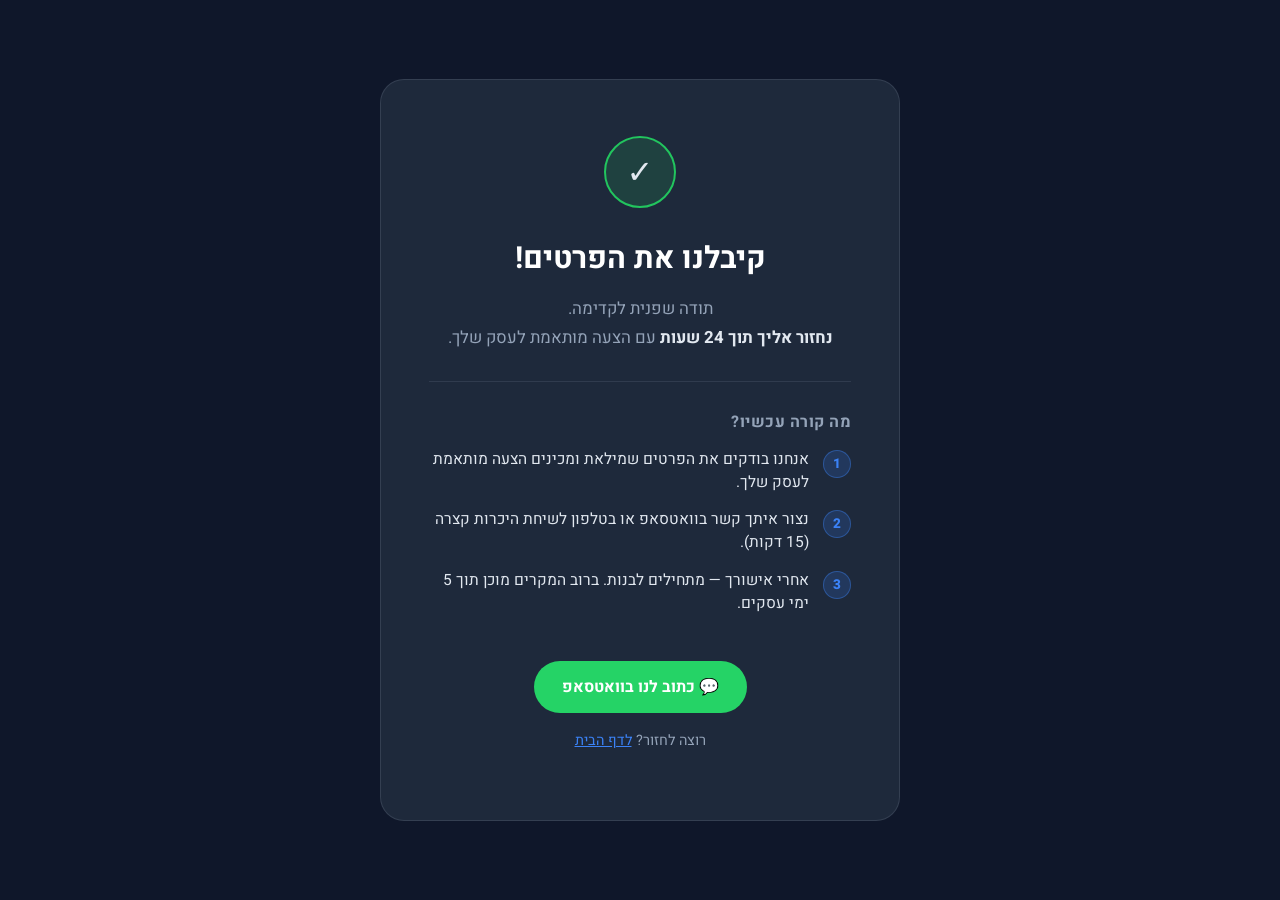
<file: public/lead-confirmation.html>
<!DOCTYPE html>
<html lang="he" dir="rtl">
<head>
  <meta charset="UTF-8" />
  <meta name="viewport" content="width=device-width, initial-scale=1.0" />
  <title>קדימה | קיבלנו את הפרטים שלך</title>
  <meta name="robots" content="noindex, nofollow" />
  <link rel="preconnect" href="https://fonts.googleapis.com" />
  <link rel="preconnect" href="https://fonts.gstatic.com" crossorigin />
  <link href="https://fonts.googleapis.com/css2?family=Heebo:wght@400;600;700;800&display=swap" rel="stylesheet" />
  <style>
    :root {
      --navy: #0F172A;
      --navy-soft: #1E293B;
      --blue: #3B82F6;
      --gold: #F59E0B;
      --text-light: #E2E8F0;
      --muted: #94A3B8;
      --green: #22C55E;
    }
    * { margin: 0; padding: 0; box-sizing: border-box; }
    body {
      font-family: 'Heebo', system-ui, sans-serif;
      background: var(--navy);
      color: var(--text-light);
      min-height: 100vh;
      display: flex;
      align-items: center;
      justify-content: center;
      padding: 24px;
      -webkit-font-smoothing: antialiased;
    }
    .card {
      background: var(--navy-soft);
      border: 1px solid rgba(148,163,184,.18);
      border-radius: 24px;
      padding: 56px 48px;
      max-width: 520px;
      width: 100%;
      text-align: center;
    }
    .checkmark {
      width: 72px;
      height: 72px;
      background: rgba(34,197,94,.15);
      border: 2px solid var(--green);
      border-radius: 50%;
      display: flex;
      align-items: center;
      justify-content: center;
      margin: 0 auto 28px;
      font-size: 2rem;
    }
    h1 { font-size: 1.9rem; color: #fff; margin-bottom: 14px; }
    p { color: var(--muted); font-size: 1.05rem; line-height: 1.7; margin-bottom: 10px; }
    p strong { color: var(--text-light); }
    .divider { border: none; border-top: 1px solid rgba(148,163,184,.15); margin: 28px 0; }
    .next-steps { text-align: right; }
    .next-steps h2 { font-size: 1rem; color: var(--muted); font-weight: 700; margin-bottom: 14px; text-transform: uppercase; letter-spacing: .5px; }
    .step {
      display: flex;
      align-items: flex-start;
      gap: 14px;
      margin-bottom: 14px;
    }
    .step-num {
      background: rgba(59,130,246,.18);
      border: 1px solid rgba(59,130,246,.4);
      color: var(--blue);
      font-weight: 800;
      font-size: .85rem;
      width: 28px;
      height: 28px;
      border-radius: 50%;
      display: flex;
      align-items: center;
      justify-content: center;
      flex-shrink: 0;
      margin-top: 2px;
    }
    .step-text { font-size: .97rem; color: var(--text-light); line-height: 1.5; }
    .btn-wa {
      display: inline-flex;
      align-items: center;
      justify-content: center;
      gap: 8px;
      margin-top: 32px;
      background: #25D366;
      color: #fff;
      font-family: inherit;
      font-weight: 700;
      font-size: 1rem;
      padding: 14px 28px;
      border-radius: 999px;
      border: none;
      cursor: pointer;
      text-decoration: none;
      transition: transform .2s, background .2s;
    }
    .btn-wa:hover { background: #1ebe5d; transform: translateY(-2px); }
    .back { display: block; margin-top: 16px; color: var(--muted); font-size: .9rem; }
    .back a { color: var(--blue); text-decoration: underline; }
    @media (max-width: 480px) {
      .card { padding: 40px 24px; }
      h1 { font-size: 1.6rem; }
    }
  </style>
</head>
<body>
  <div class="card">
    <div class="checkmark">✓</div>
    <h1>קיבלנו את הפרטים!</h1>
    <p>תודה שפנית לקדימה.<br /><strong>נחזור אליך תוך 24 שעות</strong> עם הצעה מותאמת לעסק שלך.</p>

    <hr class="divider" />

    <div class="next-steps">
      <h2>מה קורה עכשיו?</h2>
      <div class="step">
        <div class="step-num">1</div>
        <div class="step-text">אנחנו בודקים את הפרטים שמילאת ומכינים הצעה מותאמת לעסק שלך.</div>
      </div>
      <div class="step">
        <div class="step-num">2</div>
        <div class="step-text">נצור איתך קשר בוואטסאפ או בטלפון לשיחת היכרות קצרה (15 דקות).</div>
      </div>
      <div class="step">
        <div class="step-num">3</div>
        <div class="step-text">אחרי אישורך — מתחילים לבנות. ברוב המקרים מוכן תוך 5 ימי עסקים.</div>
      </div>
    </div>

    <a href="https://wa.me/972504593267?text=היי%2C%20מילאתי%20פרטים%20באתר%20ורוצה%20לדעת%20מתי%20חוזרים%20אליי" class="btn-wa" target="_blank" rel="noopener">
      💬 כתוב לנו בוואטסאפ
    </a>

    <p class="back">רוצה לחזור? <a href="/">לדף הבית</a></p>
  </div>
</body>
</html>
</file>
